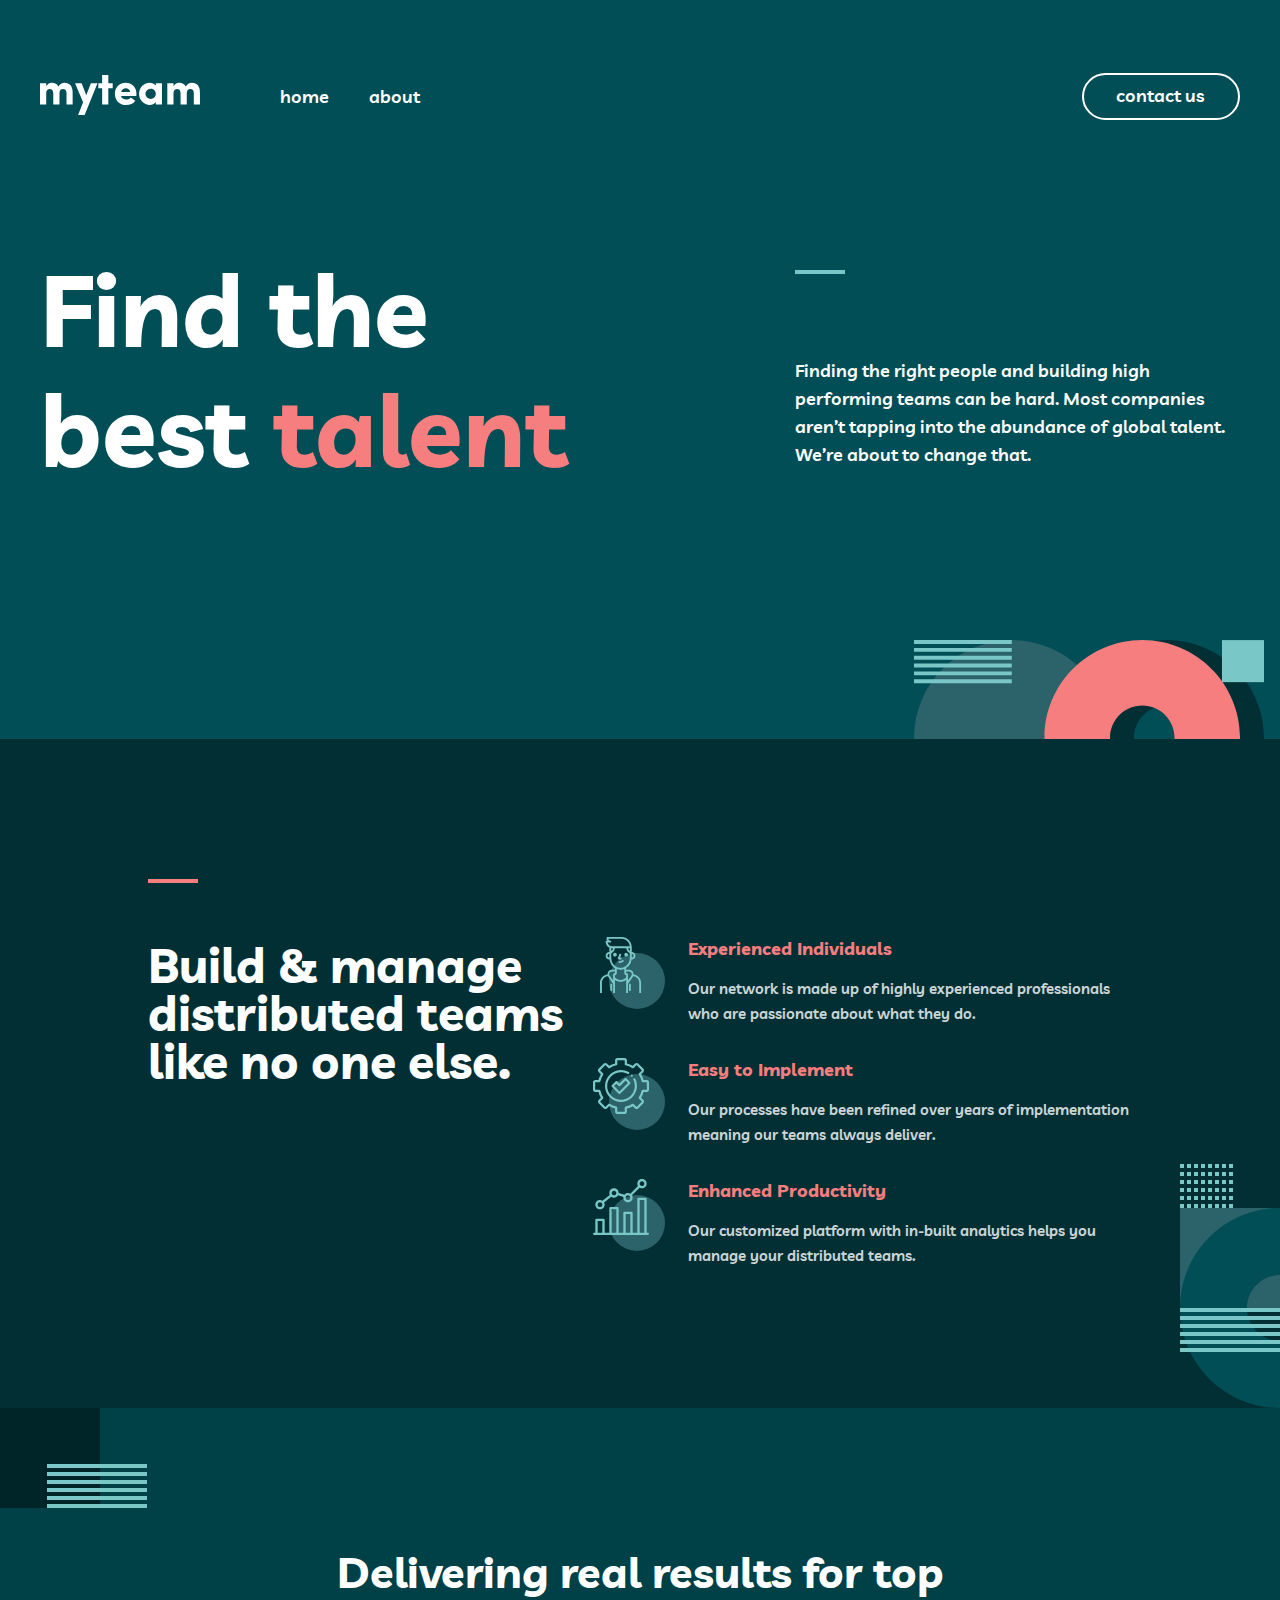
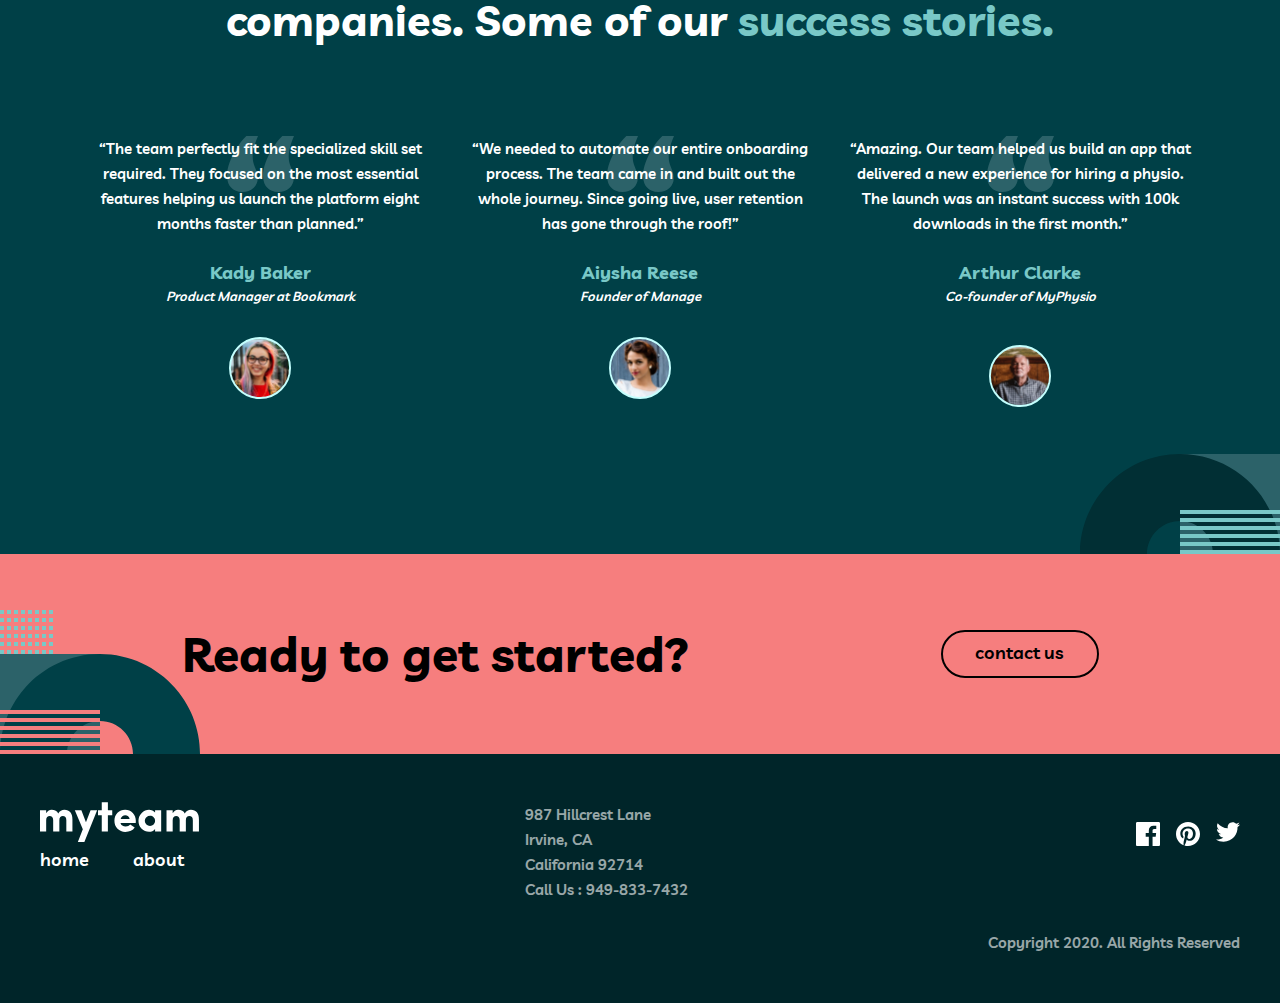
<file: index.html>
<!DOCTYPE html>
<html lang="en">
<head>
    <meta charset="UTF-8">
    <meta name="viewport" content="width=device-width, initial-scale=1.0">
    <link rel="stylesheet" href="./css/style.css">
    <title>Document</title>
</head>
<body>
    <header class="site-header">
        <div class="container header">
            <div class="header-logo-wrapper">
                <a class="site-header-img" href="#">
                    <img  class="header-img" src="./images/myteam.svg"   alt="logo" width="160" height="40">
                </a>
               <ul class="site-header-list">
                <li> <a class="site-header-list-item" href="#">home</a></li>
                <li> <a class="site-header-list-item" href="#">about</a></li>
               </ul>
            </div>
           <a class="site-header-contact" href="./contact.html">contact us</a>
           <button  class="header-btn"> <img  src="./images/btn.svg" alt="logo" width="20" height="17"></button>
        </div>
    </header>
     <main>
        <section class="section">
            <div class="container hero-section">
                <div class="hero-section-title">
                    <h2>Find the best <span class="tailend">talent</span></h2>
                </div>
                <div class="hero-title-pr">    
                    <span class="hero-line"></span><p>Finding the right people and building high performing teams can be hard. Most companies aren’t tapping into the abundance of global talent. We’re about to change that.</p>
                </div>
            </div>
        </section>
         <section class="hero-build">
            <div class="hero-section-build">
                <div class="container build">
                    <div>
                        <span class="hero-line-span"></span>
                        <h2 class="build-title">Build & manage distributed teams like no one else.</h2>
                    </div>
                        <ul class="hero-section-images">
                            <li class="hero-section-list">
                                <img src="./images/people.svg" alt="logo" width="72" height="72">
                                <div>
                                    <h3>Experienced Individuals</h3>
                                    <p>Our network is made up of highly experienced professionals who are passionate about what they do.</p>
                                </div>
                            </li>
                            <li class="hero-section-list">
                                <img src="./images/nastroyki.svg" alt="logo" width="72" height="72">
                                <div>
                                    <h3>Easy to Implement</h3>
                                    <p> Our processes have been refined over years of implementation meaning our teams always deliver.</p>
                                </div>
                            </li>
                            <li class="hero-section-list">
                                <img src="./images/Group 13.svg" alt="logo" width="72" height="72">
                                <div>
                                    <h3>Enhanced Productivity</h3>
                                    <p>Our customized platform with in-built analytics helps you manage your distributed teams.</p>
                                </div>
                            </li>
                        </ul>
                </div>
                </div>
        </section>
         <section> 
            <div class="hero-section-second">
                <div class="container">
                    <div class="div-h2">
                        <h2 class="hero-section-second-h2">Delivering real results for top companies. Some of our <span class="succes">success stories.</span></h2>
                    </div>
                    <div class="hero-section-t">
                        <div class="hero-section-second-image">
                            <div class="hero-section-second-title">
                                <p class="p">
                                    “The team perfectly fit the specialized skill set required. They focused on the most essential features helping us launch the platform eight months faster than planned.”
                                </p>
                                <h3>Kady Baker</h3>
                                <p  class="hero-section-second-title-p">Product Manager at Bookmark</p>
                                <img src="./images/Oval@2x.svg" alt="logo" width="62" height="62">
                            </div>
                            <div class="hero-section-second-title">
                                <p class="p">“We needed to automate our entire onboarding process. The team came in and built out the whole journey. Since going live, user retention has gone through the roof!”</p>
                                <h3>Aiysha Reese</h3>
                                <p  class="hero-section-second-title-p">Founder of Manage</p>
                                <img src="./images/Oval Copy 5.svg" alt="logo" width="62" height="62">
                            </div>
                            <div class="hero-section-second-title  hero-section-second-title-amazing">
                                <p class="p">“Amazing. Our team helped us build an app that delivered a new experience for hiring a physio. The launch was an instant success with 100k downloads in the first month.”</p>
                                <h3>Arthur Clarke</h3>
                                <p  class="hero-section-second-title-p">Co-founder of MyPhysio</p>
                                <img src="./images/Oval Copy 6.svg" alt="logo" width="62" height="62">
                            </div>
                        </div>
                    </div>
                </div>
                    </div>
        </section> 
        <section>
            <div class="hero-third-section">
                <div class="container">
                    <div class="hero-third-container">
                        <h2>Ready to get started?</h2>
                        <a href="./contact.html">contact us</a>
                    </div>
                </div>
            </div>
        </section>  
    </main>
    <footer>
        <div class="hero-footer">
            <div class="container footer-displey">
                <div class="hero-footer-container">
                    <div class="footer-myteam-and-home">
                       <img  class="footer-img-1" src="./images/myteam.svg" alt="logo" width="159" height="40">
                       <div class="footer-a">
                           <a class="footer-item" href="#">home</a> 
                           <a class="footer-item"  href="#">about</a>
                       </div>
                    </div>   
                    <div class="footer-title-1">
                        <p>987  Hillcrest Lane </p> 
                        <p>Irvine, CA</p> 
                        <p>California 92714</p> 
                        <p> Call Us : 949-833-7432</p> 
                    </div>
                    <div class="footer-img-2"> 
                        <a href="#">
                            <svg width="24" height="24" viewBox="0 0 24 24" fill="none" xmlns="http://www.w3.org/2000/svg">
                                <path d="M22.675 0H1.325C0.593 0 0 0.593 0 1.325V22.676C0 23.407 0.593 24 1.325 24H12.82V14.706H9.692V11.084H12.82V8.413C12.82 5.313 14.713 3.625 17.479 3.625C18.804 3.625 19.942 3.724 20.274 3.768V7.008L18.356 7.009C16.852 7.009 16.561 7.724 16.561 8.772V11.085H20.148L19.681 14.707H16.561V24H22.677C23.407 24 24 23.407 24 22.675V1.325C24 0.593 23.407 0 22.675 0Z" fill="Currentcolor"/>
                                </svg>                                    
                        </a>
                        <a href="#">
                            <svg width="24" height="24" viewBox="0 0 24 24" fill="none" xmlns="http://www.w3.org/2000/svg">
                                <path id="Path" d="M12 0C5.373 0 0 5.372 0 12C0 17.084 3.163 21.426 7.627 23.174C7.522 22.225 7.427 20.769 7.669 19.733C7.887 18.796 9.076 13.768 9.076 13.768C9.076 13.768 8.717 13.049 8.717 11.986C8.717 10.318 9.684 9.072 10.888 9.072C11.911 9.072 12.406 9.841 12.406 10.762C12.406 11.791 11.751 13.33 11.412 14.757C11.129 15.951 12.011 16.926 13.189 16.926C15.322 16.926 16.961 14.677 16.961 11.431C16.961 8.558 14.897 6.549 11.949 6.549C8.535 6.549 6.531 9.11 6.531 11.756C6.531 12.787 6.928 13.894 7.424 14.494C7.522 14.613 7.536 14.718 7.507 14.839L7.174 16.199C7.121 16.419 7 16.466 6.772 16.36C5.273 15.662 4.336 13.471 4.336 11.711C4.336 7.926 7.086 4.449 12.265 4.449C16.428 4.449 19.663 7.416 19.663 11.38C19.663 15.516 17.056 18.844 13.436 18.844C12.22 18.844 11.077 18.213 10.686 17.466L9.938 20.319C9.667 21.362 8.936 22.669 8.446 23.465C9.57 23.812 10.763 24 12 24C18.627 24 24 18.627 24 12C24 5.372 18.627 0 12 0Z" fill="Currentcolor"/>
                                </svg>                                    
                        </a>
                        <a href="#">
                            <svg width="24" height="20" viewBox="0 0 24 20" fill="none" xmlns="http://www.w3.org/2000/svg">
                                <path id="Path" d="M24 2.55699C23.117 2.94899 22.168 3.21299 21.172 3.33199C22.189 2.72299 22.97 1.75799 23.337 0.607986C22.386 1.17199 21.332 1.58199 20.21 1.80299C19.313 0.845986 18.032 0.247986 16.616 0.247986C13.437 0.247986 11.101 3.21399 11.819 6.29299C7.728 6.08799 4.1 4.12799 1.671 1.14899C0.381 3.36199 1.002 6.25699 3.194 7.72299C2.388 7.69699 1.628 7.47599 0.965 7.10699C0.911 9.38799 2.546 11.522 4.914 11.997C4.221 12.185 3.462 12.229 2.69 12.081C3.316 14.037 5.134 15.46 7.29 15.5C5.22 17.123 2.612 17.848 0 17.54C2.179 18.937 4.768 19.752 7.548 19.752C16.69 19.752 21.855 12.031 21.543 5.10599C22.505 4.41099 23.34 3.54399 24 2.55699Z" fill="Currentcolor"/>
                                </svg>                                    
                        </a>
                    </div>  
                    <p class="footer-title-p-1">Copyright 2020. All Rights Reserved</p>
                        <!-- <p class="footer-title-p-2">Copyright 2020. All Rights Reserved</p> -->
                    <!-- </div> -->
                </div>
                <div class="footer-title">
                    <p>987  Hillcrest Lane </p> 
                    <p>Irvine, CA</p> 
                    <p>California 92714</p> 
                    <p> Call Us : 949-833-7432</p> 
                    <p class="footer-title-p">Copyright 2020. All Rights Reserved</p>
                </div>
                    <div class="img-text">
                        <div class="footer-img">
                            <a href="#">
                                <svg width="24" height="24" viewBox="0 0 24 24" fill="none" xmlns="http://www.w3.org/2000/svg">
                                    <path d="M22.675 0H1.325C0.593 0 0 0.593 0 1.325V22.676C0 23.407 0.593 24 1.325 24H12.82V14.706H9.692V11.084H12.82V8.413C12.82 5.313 14.713 3.625 17.479 3.625C18.804 3.625 19.942 3.724 20.274 3.768V7.008L18.356 7.009C16.852 7.009 16.561 7.724 16.561 8.772V11.085H20.148L19.681 14.707H16.561V24H22.677C23.407 24 24 23.407 24 22.675V1.325C24 0.593 23.407 0 22.675 0Z" fill="Currentcolor"/>
                                    </svg>                                    
                            </a>
                            <a href="#">
                                <svg width="24" height="24" viewBox="0 0 24 24" fill="none" xmlns="http://www.w3.org/2000/svg">
                                    <path id="Path" d="M12 0C5.373 0 0 5.372 0 12C0 17.084 3.163 21.426 7.627 23.174C7.522 22.225 7.427 20.769 7.669 19.733C7.887 18.796 9.076 13.768 9.076 13.768C9.076 13.768 8.717 13.049 8.717 11.986C8.717 10.318 9.684 9.072 10.888 9.072C11.911 9.072 12.406 9.841 12.406 10.762C12.406 11.791 11.751 13.33 11.412 14.757C11.129 15.951 12.011 16.926 13.189 16.926C15.322 16.926 16.961 14.677 16.961 11.431C16.961 8.558 14.897 6.549 11.949 6.549C8.535 6.549 6.531 9.11 6.531 11.756C6.531 12.787 6.928 13.894 7.424 14.494C7.522 14.613 7.536 14.718 7.507 14.839L7.174 16.199C7.121 16.419 7 16.466 6.772 16.36C5.273 15.662 4.336 13.471 4.336 11.711C4.336 7.926 7.086 4.449 12.265 4.449C16.428 4.449 19.663 7.416 19.663 11.38C19.663 15.516 17.056 18.844 13.436 18.844C12.22 18.844 11.077 18.213 10.686 17.466L9.938 20.319C9.667 21.362 8.936 22.669 8.446 23.465C9.57 23.812 10.763 24 12 24C18.627 24 24 18.627 24 12C24 5.372 18.627 0 12 0Z" fill="Currentcolor"/>
                                    </svg>                                    
                            </a>
                            <a href="#">
                                <svg width="24" height="20" viewBox="0 0 24 20" fill="none" xmlns="http://www.w3.org/2000/svg">
                                    <path id="Path" d="M24 2.55699C23.117 2.94899 22.168 3.21299 21.172 3.33199C22.189 2.72299 22.97 1.75799 23.337 0.607986C22.386 1.17199 21.332 1.58199 20.21 1.80299C19.313 0.845986 18.032 0.247986 16.616 0.247986C13.437 0.247986 11.101 3.21399 11.819 6.29299C7.728 6.08799 4.1 4.12799 1.671 1.14899C0.381 3.36199 1.002 6.25699 3.194 7.72299C2.388 7.69699 1.628 7.47599 0.965 7.10699C0.911 9.38799 2.546 11.522 4.914 11.997C4.221 12.185 3.462 12.229 2.69 12.081C3.316 14.037 5.134 15.46 7.29 15.5C5.22 17.123 2.612 17.848 0 17.54C2.179 18.937 4.768 19.752 7.548 19.752C16.69 19.752 21.855 12.031 21.543 5.10599C22.505 4.41099 23.34 3.54399 24 2.55699Z" fill="Currentcolor"/>
                                    </svg>                                    
                            </a>
                        </div>
                        <p class="footer-text">Copyright 2020. All Rights Reserved</p>
                    </div>
                </div>
            </div>
        </div>
    </footer>      
</body>
</html>
</file>
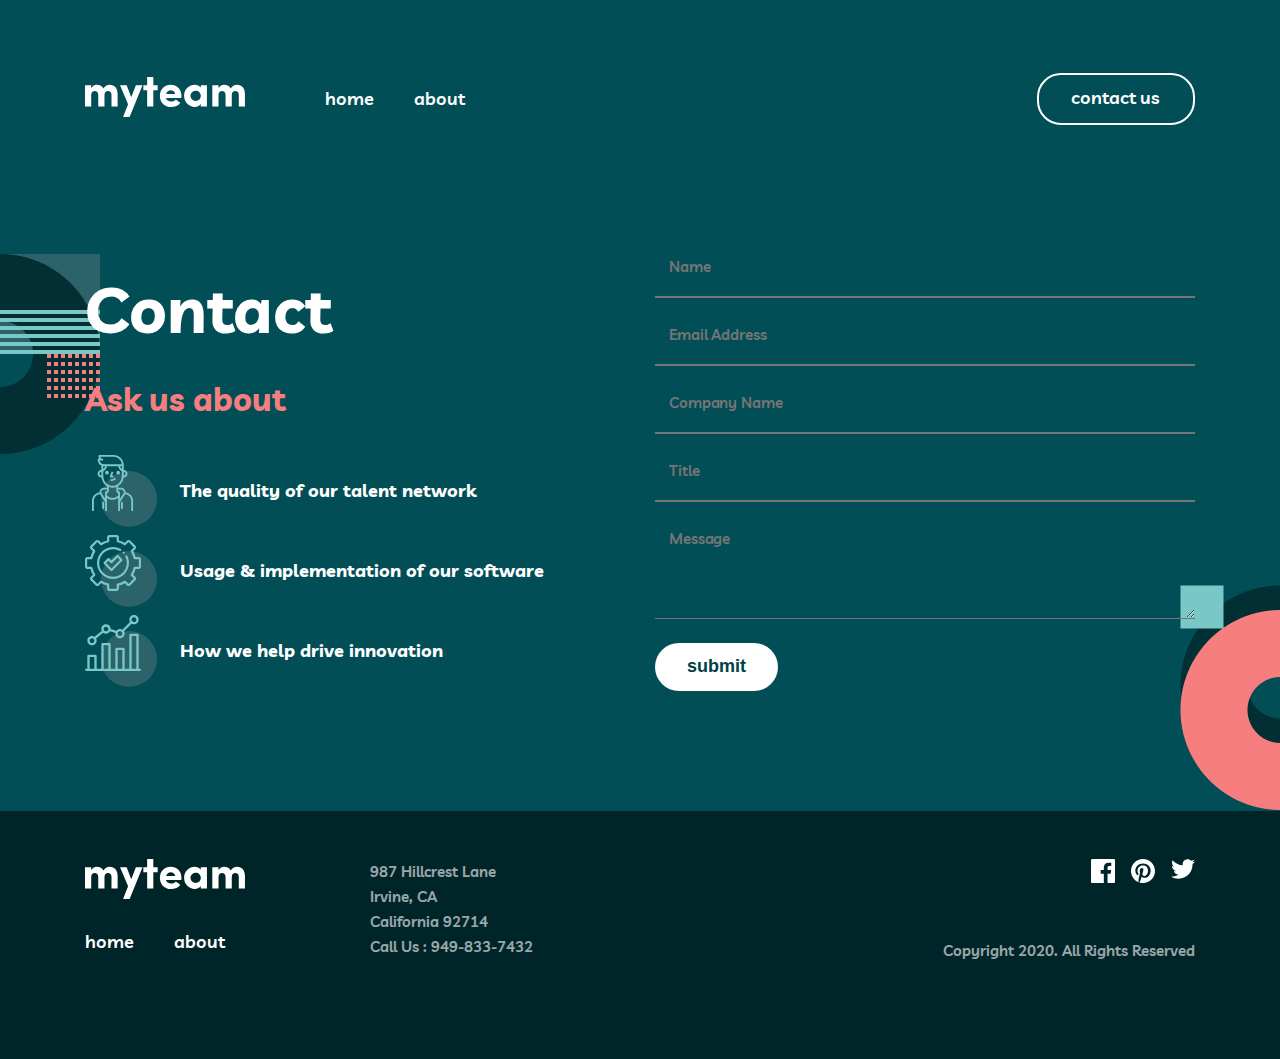
<file: contact.html>
<!DOCTYPE html>
<html lang="en">
<head>
    <meta charset="UTF-8">
    <meta name="viewport" content="width=device-width, initial-scale=1.0">
    <title>Contact</title>
    <link rel="stylesheet" href="./css/contact.css">
    
</head>
<body>
    <!-- Header part -->
    <header class="site-header">
        <div class="container header">
            <div class="header-logo-wrapper">
                <a class="header- logo-link" href="/">
                    <img class="header-logo-img" src="./images/myteam.svg" alt="Site logo" width="160" height="40">
                </a>
                <ul class="header-list">
                    <li class="header-item">
                        <a class="header-link" href="#">home</a>
                    </li>
                    <li class="header-item">
                        <a class="header-link" href="#">about</a>
                    </li>
                </ul>
            </div>
            <a class="header-contact-link" href="#"> contact us</a>
        </div>
    </header>
        <!-- Main Part -->
         <main class=" site-main">
            <section class="contact-hero-section">
                <div class="container contact-hero">
                    <div class="contact-hero-content-wrapper">
                        <h2>Contact</h2>
                        <p>Ask us about</p>
                        <ul class="contact-list">
                            <li class="content-item">
                                <img src="./images/people.svg" alt="img" width="72" height="72">
                                <p>The quality of our talent network</p>
                            </li>
                            <li class="content-item">
                                <img src="./images/nastroyki.svg" alt="img" width="72" height="72">
                                <p>Usage & implementation of our software</p>
                            </li>
                            <li class="content-item">
                                <img src="./images/Group 13.svg" alt="img" width="72" height="72">
                                <p>How we help drive innovation</p>
                            </li>
                        </ul>
                    </div>
                    <form class="contact-form" action="https://echo.htmlacademy.ru" method="post" autocomplete="off">
                        <input class="contact-input" required name="name" type="text" placeholder="Name" aria-label="Enter your name">
                      <input class="contact-input" required name="email" type="email" placeholder="Email Address" aria-label="Email Address">
                      <input class="contact-input" required name="company_name" type="text" placeholder="Company Name" aria-label="Enter your company name">
                      <input class="contact-input" required name="title" type="text" placeholder="Title" aria-label="Enter your title">
                      <textarea class="contact-input" rows="3" class="contant-input" placeholder="Message" name="message" required></textarea>
                     <button type="submit" class="form-btn">submit</button>
                    </form>
                </div>
            </section>
        </main>
         
<!-- Footer Part -->
<footer class="site-footer">
<div class="container footer">
<div class="footer-left-wrapper">
    <div class="footer-logo-wrapper">
        <div class="footer-item">
            <ul class="footer-nav-list">
                <li class="footer-logo-a">
                        <a href="#">
                            <img src="./images/myteam.svg" alt="Site Logo" width="160" height="40">
                        </a>
                </li>
                <li class="footer-nav-item">
                    <div class="footer-list-item">
                        <a href="#"> home </a>
                        <a href="#"> about </a>
                    </div>
            </ul>
            <div class="footer-location-wrapper">
                <p>987  Hillcrest Lane</p>  
                <p>Irvine, CA </p>

                <p>California 92714</p>  
                <p>Call Us : 949-833-7432</p>  
            </div>   
        </div>
        <div class="footer-links-wrapper">
            <div class="footer-links-wrapper-div">
                <a href="#">
                    <svg width="24" height="24" viewBox="0 0 24 24" fill="none" xmlns="http://www.w3.org/2000/svg">

                        <path d="M22.675 0H1.325C0.593 0 0 0.593 0 1.325V22.676C0 23.407 0.593 24 1.325 24H12.82V14.706H9.692V11.084H12.82V8.413C12.82 5.313 14.713 3.625 17.479 3.625C18.804 3.625 19.942 3.724 20.274 3.768V7.008L18.356 7.009C16.852 7.009 16.561 7.724 16.561 8.772V11.085H20.148L19.681 14.707H16.561V24H22.677C23.407 24 24 23.407 24 22.675V1.325C24 0.593 23.407 0 22.675 0Z" fill="currentColor"/>
                        </svg>
                    </a>
                    <a href="#">
                       <svg width="24" height="24" viewBox="0 0 24 24" fill="none" xmlns="http://www.w3.org/2000/svg">
                           <path id="Path" d="M12 0C5.373 0 0 5.372 0 12C0 17.084 3.163 21.426 7.627 23.174C7.522 22.225 7.427 20.769 7.669 19.733C7.887 18.796 9.076 13.768 9.076 13.768C9.076 13.768 8.717 13.049 8.717 11.986C8.717 10.318 9.684 9.072 10.888 9.072C11.911 9.072 12.406 9.841 12.406 10.762C12.406 11.791 11.751 13.33 11.412 14.757C11.129 15.951 12.011 16.926 13.189 16.926C15.322 16.926 16.961 14.677 16.961 11.431C16.961 8.558 14.897 6.549 11.949 6.549C8.535 6.549 6.531 9.11 6.531 11.756C6.531 12.787 6.928 13.894 7.424 14.494C7.522 14.613 7.536 14.718 7.507 14.839L7.174 16.199C7.121 16.419 7 16.466 6.772 16.36C5.273 15.662 4.336 13.471 4.336 11.711C4.336 7.926 7.086 4.449 12.265 4.449C16.428 4.449 19.663 7.416 19.663 11.38C19.663 15.516 17.056 18.844 13.436 18.844C12.22 18.844 11.077 18.213 10.686 17.466L9.938 20.319C9.667 21.362 8.936 22.669 8.446 23.465C9.57 23.812 10.763 24 12 24C18.627 24 24 18.627 24 12C24 5.372 18.627 0 12 0Z" fill="currentColor"/>
                           </svg>
                           </a>
                           <a href="#">
                               <svg width="24" height="20" viewBox="0 0 24 20" fill="none" xmlns="http://www.w3.org/2000/svg">
                                   <path id="Path" d="M24 2.55699C23.117 2.94899 22.168 3.21299 21.172 3.33199C22.189 2.72299 22.97 1.75799 23.337 0.607986C22.386 1.17199 21.332 1.58199 20.21 1.80299C19.313 0.845986 18.032 0.247986 16.616 0.247986C13.437 0.247986 11.101 3.21399 11.819 6.29299C7.728 6.08799 4.1 4.12799 1.671 1.14899C0.381 3.36199 1.002 6.25699 3.194 7.72299C2.388 7.69699 1.628 7.47599 0.965 7.10699C0.911 9.38799 2.546 11.522 4.914 11.997C4.221 12.185 3.462 12.229 2.69 12.081C3.316 14.037 5.134 15.46 7.29 15.5C5.22 17.123 2.612 17.848 0 17.54C2.179 18.937 4.768 19.752 7.548 19.752C16.69 19.752 21.855 12.031 21.543 5.10599C22.505 4.41099 23.34 3.54399 24 2.55699Z" fill="currentColor"/>
                                   </svg>
                                </a>
            </div>
                        <p>Copyright 2020. All Rights Reserved </p>
       </div>
    </div>
</div>
</footer>
</body>
</html>
</file>
<file: css/style.css>
@font-face {
    font-family: 'Livvic';
    src: url('../fonts/Livvic-SemiBold.woff') format('woff2');
    font-weight: 600;
    font-style: normal;
    font-display: swap;
}
@font-face {
    font-family: 'Livvic';
    src: url('../fonts/Livvic-Bold.woff') format('woff2');
    font-weight: bold;
    font-style: normal;
    font-display: swap;
}
*{
    margin: 0;
    padding: 0;
    text-decoration: none;
    list-style: none;
}
body{
    font-family: "Livvic",sans-serif;
    background-color: #014E56;
}
.container{
    max-width: 1200px;
    margin: 0 auto;
    padding: 0 24px !important;
}
.site-header{
    padding: 73px 0 129px;
}
.header{
    display: flex;
    align-items: center;
    justify-content: space-between;
}
.header-logo-wrapper{
    display: flex;
    gap: 80px;
    justify-content: space-between;
    align-items:center;
}
.site-header-list {
    display: flex;
    gap: 40px;
    transition: all 0.4s;
}
.site-header-list a:hover{
     color:#F67E7E ;
}
.site-header-list-item{
    font-weight: 600;
    font-size: 18px;
    line-height: 28px;
    letter-spacing: 0px;
    color: white;
}
.header-btn{
    padding: 0;
    margin: 0;
}
.site-header-contact{
    font-weight: 600;
    font-size: 18px;
    letter-spacing: 0px;
    color: white;
    padding: 9px 33px 11px 32px;
    border-radius: 24px; 
    border: 2px solid white;
    transition: all 0.4s;
}
.site-header-contact:hover{
    background-color: #F67E7E;
    color: black;
    border: #004047;
}
.site-header-contact:active{
    background-color: white;
    color: black;
}
.header-btn{
    border: none;
    background-color: transparent;
    display: none;
}
/* header tablet start*/
@media (max-width:768px){
    .site-header{
        padding: 64px 0px 112px;
    }
    .header-img{
        width: 127px;
        height: 32px;
    }
    .header-logo-wrapper{
        gap: 40px;
    }
}
/* header tablet end  */
/* header mobile start  */
@media (max-width:583px){
    .site-header{
        padding: 48px 0 80px;
    }
    .site-headers{
        padding: 0;
        margin: 0;
    }
    .site-header-list,.site-header-contact{
        display: none;
    }
    .header-btn{
        display: block;
    }
   
}
 /* header mobile end  */
.hero-section{
    display: flex;
    justify-content: space-between;
    align-items: center;
     padding-bottom: 250px; 
     background-image: url(../images/Group\ 7.svg);
     background-repeat: no-repeat ;
     background-size: 350px 100px;
     background-position: right bottom;
     padding-bottom: 250px !important;
}
.section{
    background-image: url(../images/orqa-fon.svg);
    background-repeat: no-repeat ,no-repeat;
    background-size: 350px 200px;
    background-position: calc(50% - 750px)top
}
.hero-section-title{
    max-width:600px; 
}
.hero-section-title > h2{
    font-weight: 700;
    font-size: 100px;
    line-height: 120px;
    letter-spacing: 0px;
    color: white;
}
.tailend{
    color: #F67E7E;
}
.hero-line{
    max-width: 50px;
    height: 4px;
    background-color: #79C8C7;
    display: block;
    margin-bottom: 83px;
}
.hero-title-pr{
   max-width: 445px;
    font-weight: 600;
    font-size: 18px;
    line-height: 28px;
    letter-spacing: 0px;
    color: white;
    
}
.hero-section-build{
    background-color: #012F34;
    padding: 140px 0;
    display: flex;
    gap:125px;
}
.hero-line-span{
    width: 50px;
    height: 4px;
    background-color: #F67E7E;
    display: inline-block;
    margin-bottom: 54px;
}
@media (max-width:583px){
    .hero-section{
        display: flex;
       flex-direction: column;
        align-items: center;
    }
    .hero-section-title{
        text-align: center;
        font-weight: 700;
        font-size: 40px;
        line-height: 40px;
        letter-spacing: 0px;
        margin: 0 auto;  
        margin-bottom: 18px;
    }
    .hero-line{
        display: none;
    }
    .hero-title-pr{
        margin-bottom: 17px !important;
        font-weight: 600;
        font-size: 15px;
        line-height: 28px;
        letter-spacing: 0px;
        text-align: center; 
    }
    .hero-section{
        background-position:center bottom;
    }
}
/* hero-section table start  */
@media (max-width:768px) {
    .hero-section-title > h2{
        margin-bottom: 0px;
    }
    .hero-title-pr{
        margin-bottom: 0px;
    }
    .hero-section{
        flex-direction: column;
        text-align: center;
        background-position: center bottom;
    }
    .hero-line{
        display: none;
    }
    .hero-section-title > h2{
        font-size: 64px;
        line-height: 56px;
        letter-spacing: 0px;
    }
    .hero-title-pr{
        margin-top: 24px;
        font-size: 15px;
        line-height: 28px;
        letter-spacing: 0px;
        text-align: center;
    }
}
 /* hero-section table end  */

 /* hero-section mobile start  */
 @media (max-width:583px){ 
    .hero-section{
        display: flex;
       flex-direction: column;
        align-items: center;
    }
    .hero-section-title{
        text-align: center;
        font-weight: 700;
        font-size: 40px;
        line-height: 40px;
        letter-spacing: 0px;
        margin: 0 auto;  
        margin-bottom: 18px;
    }
    .hero-line{
        display: none;
    }
    .hero-title-pr{
        margin-bottom: 200px;
        font-weight: 600;
        font-size: 15px;
        line-height: 28px;
        letter-spacing: 0px;
        text-align: center; 
    }
    .hero-section{
        background-position:center bottom;
    }
} 
/* hero-section mobile end  */

.build{
    display: flex;
    align-items: start;
    justify-content: space-between;
}
.hero-section-build{
    background-color: #012F34;
    padding: 140px 0;
    display: flex;
    gap:125px;
    background-image: url(../images/8.svg);
    background-repeat: no-repeat;
    background-position: right bottom;
    background-size: 100px 244px;
}
.build-title{
    max-width: 445px;
    font-weight: 700;
    font-size: 48px;
    line-height: 48px;
    letter-spacing: 0px;
    color: white;
}
.hero-section-images{
    display: flex;
    flex-direction: column;
     margin-top: 58px; 
     gap: 32px;
}
.hero-section-images h3{
    font-weight: 700;
    font-size: 18px;
    letter-spacing: 0px;
    color: #F67E7E;
    margin-bottom: 16px;
}
.hero-section-images p{
    font-weight: 600;
    font-size: 15px;
    line-height: 25px;
    letter-spacing: 0px;
    color: white;  
    opacity: 80%; 
}
.hero-section-list{
     display: flex; 
     max-width: 540px; 
    align-items: start;
    gap: 23px;
}
.hero-section-t{
    display: flex;
}
/* build-section tablet start  */
@media(max-width:768px) {
    .hero-section-build{
        padding: 100px 0px 100px;
        background-position: right top;
    }
    .build{
        flex-direction: column;
    }
    .build-title{
        margin-top: 32px;
        margin-bottom: 64px;
        font-size: 32px;
        line-height: 32px;
        letter-spacing: 0px;
        
    }
}
 /* build-section tablet end  */

 /* build-section mobile start  */
 @media (max-width:583px) {
    .hero-section-build{
        padding: 64px 0px 64px;
    }
    .build{
        flex-direction: column;
    }
    .hero-line-span{
        margin: 0px;
    }
    .build-title{
        max-width: 75%;
        margin-top: 30px;
        margin-bottom: 64px;
        font-size: 32px;
        line-height: 32px;
        letter-spacing: 0px;  
    }
    .hero-section-list{
        flex-direction: column;
        align-items: center;
         max-width: 327px;
         text-align: center; 
       
    }
    .hero-section-list > img{
        margin: 0 auto;
    }
 }
 /* build-section mobile end  */

.hero-section-second{
    background-color: #004047;
    padding: 140px 0;
    text-align: center;
    background-image: url(../images/rasm4.svg),url(../images/orqa-rasm.svg);
    background-repeat: no-repeat,no-repeat;
    background-position: left top,right bottom;
}
.hero-section-second-image{
    display: flex;
    justify-content: center;
    gap: 30px;
    margin: 0 auto;
}
.hero-section-second h2{
    max-width: 830px;
    font-weight: 700;
    font-size: 43px;
    line-height: 48px;
    letter-spacing: 0px;
    color: white;
    margin: 0 auto;
}
.hero-section-second-title{
    max-width: 350px;
    font-weight: 600;
    font-size: 15px;
    line-height: 25px;
    letter-spacing: 0px;
    text-align: center;
    color: white;
    margin-top: 92px;
    
}
.hero-section-second-title h3{
     margin-top: 24px; 
    color: #79C8C7;
}
.hero-section-second-title-p{
    font-weight: 500;
    font-style: italic;
    font-size: 13px;
    line-height: 18px;
    letter-spacing: 0px;
    text-align: center;
    color: #FFFFFF;
    margin-top: 2px;
    margin-bottom: 32px;
}
.p{
    background-image: url(../images/qoshtirnoq.svg);
    background-repeat: no-repeat;
    background-position: center top;
    background-size: 67px 56px;
}
.succes{
    color:#79C8C7 ;
}
.hero-section-second-title-amazing{
    max-width: 350px;
}
.hero-section-second-title-amazing img{
    margin-top: 8px;
}
@media (max-width:768px) {
    .hero-section-second{
        padding: 100px 0px;
    }
    .div-h2{
        max-width: 573px;
        margin: 0 auto;
        margin-bottom: 48px;
    }
    .hero-section-second-h2{
        font-size: 32px;
        line-height: 32px;
        letter-spacing: 0px;
        max-width: 573px;
    }
    .hero-section-second-title{
        margin: 0px;
    }
    .hero-section-second-image{
        flex-direction: column;
        gap: 48px;
    }
    .hero-section-second-title{
        max-width:573px;
    }
    .hero-section-second-title-p{
        margin-bottom: 16px;
    }
    .hero-section-second-title h3{
        margin-top: 16px;
    }
}
@media (max-width:583px) {
    .hero-section-second{
        padding: 140px 0px 164px;
    }
    .div-h2{
        max-width: 327px;
        margin: 0 auto;
        margin-bottom: 48px;
    }
    .hero-section-second-h2{
        font-weight: 700;
        font-size: 32px;
        line-height: 32px;
        letter-spacing: 0px;
        text-align: center;
        max-width: 327px;
    }
    .hero-section-second-title{
        max-width:327px;
    }
} 
.hero-third-section{
    background-color:#F67E7E;
    background-image: url(../images/qizil-rasm.svg);
    background-repeat: no-repeat;
    background-position: left bottom;
}
.hero-third-container{
    max-width: 917px;
    display: flex;
    justify-content: space-between;
     padding: 76px 0; 
     margin: 0 auto;
}
.hero-third-container h2{
    font-weight: 700;
    font-size: 48px;
    line-height: 48px;
    letter-spacing: 0px;
}
.hero-third-container a{
    font-weight: 600;
    font-size: 18px;
    letter-spacing: 0px;
    color: black;
    padding: 9px 33px 11px 32px;
    border-radius: 24px; 
    border: 2px solid black;
    transition: all 0.4s;
}
.hero-third-container a:hover{
    background-color: white;
    color: black;
    border: white;
}
.hero-third-container a:active{
    border: 3px solid black;
}
 
/* hero-third-section table start  */
@media (max-width:768px){
    .hero-third-container{
        padding: 84px 0px;
        max-width: 573px;
        align-items: center;
    }
    .hero-third-container h2{
        font-weight: 700;
        font-size: 32px;
        line-height: 32px;
        letter-spacing: 0px; 
        margin-bottom: 8px;
    }
    .hero-third-container a{
        margin-bottom: 6px;
    }
}
 /* hero-third-section table end  */

  /* hero-third-section mobile start  */
  @media (max-width:583px){
    .hero-third-container{
        padding: 83px 0px;
        max-width: 327px;
        flex-direction: column;
        gap:24px;
        margin-right: auto;
    }
    .hero-third-container h2{
        text-align: center;
        font-weight: 700;
        font-size: 32px;
        line-height: 32px;
        letter-spacing: 0px; 
        margin-bottom: 8px;
    }
    .hero-third-container a{
        margin-bottom: 6px;
    }
}
   /* hero-third-section mobile end  */

 /* @media (max-width:768px){
    .hero-footer{
        max-width: 689px;
        padding: 56px 40px;
        position: relative;
    }
    .footer-img-1{
        max-width: 96px;
        max-height: 24px;
    }
    .footer-img{
        display: none;
    }
    .footer-myteam-and-home{
        display: flex;
        flex-direction: column;
    }
    .footer-a{
        margin-top: 53px;
        margin-bottom: 33px;
        display: flex;
        align-items: center;
        gap: 24px;
    }
    .footer-item{
        margin-right: 0px;
        font-weight: 600;
        font-size: 15px;
        line-height: 25px;
        letter-spacing: 0px;
    }
    .footer-img-2{
        display: flex;
        flex-direction: row;
        gap:16px;
    }
    .footer-img-2 a{
        color: white;
        transition: all 0.4s;
    }
    .footer-text{
        display: none;
    }
    .footer-title{
        max-width: 280px;
        position: absolute;
        right: 40px;
        top: 23px;
    }
    .footer-title-p{
        display: block;
        position: absolute;
        right: 40px;
        bottom: 56px;
        font-size: 15px;
        line-height: 25px;
        letter-spacing: 0px;
        margin-top: 30px;
        opacity: 60%;
    }
}
@media (max-width:583px){
    /* .hero-footer-container{
        display: flex;
    } */



 .hero-footer{
    background-color: #002529;
    padding: 48px 0px;
}
.footer-displey{
    display: flex;
    /* align-items: end; */
    justify-content: space-between;
}
.hero-footer-container{
    display: flex;
     color: white; 
}
.footer-item{
    color: white;
    margin-right: 40px;
    font-weight: 600;
    font-size: 18px;
    line-height: 28px;
    letter-spacing: 0px;
    transition: all 0.4s;
} 
.footer-item:hover{
    color: #F67E7E;
}
.footer-title{
    max-width: 445px;
    font-weight: 600;
    font-size: 15px;
    line-height: 25px;
    letter-spacing: 0px;
    opacity: 60%;
    color: white;
}
.footer-img{
    display: flex;
    flex-direction: row;
    justify-content: end;
    gap: 16px;
    margin-bottom: 80px;
    margin-top: 20px;
}
.footer-img a,.footer-img-2 a{
    color: white;
    transition: all 0.4s;
}
.footer-img a:hover ,.footer-img-2 a:hover{
    color: #F67E7E;
}
.footer-img-2{
    display: none;
}
.footer-title-p{
    display: none;
}
.footer-text{
    color: white;
    opacity: 60%;
    font-weight: 600;
    font-size: 15px;
    line-height: 25px;
    letter-spacing: 0px;
    text-align: right;
} 
.footer-title-1{
    display: none;
}
.footer-title-p-1{
    display: none;
}
.img-text{
    display: flex;
    flex-direction: column;
    justify-content: end;
}

@media(max-width:768px) {
    .footer-title-p-1{
        display: none;
    }
    .hero-footer{
        padding: 56px 40px;
    }
    .footer-displey{
       align-items: start;
    }
    .footer-img-1{
        max-width: 97px;
        height: 24px;
    }
    .footer-a{
        display: flex;
        gap: 24px;
        margin-top: 53px;
    }
    .footer-item{
        display: block;
        max-width: 11px;
    }
    .footer-item{
        font-weight: 600;
        font-size: 15px;
        line-height: 25px;
        letter-spacing: 0px; 
    }
    .footer-img-2{
        display: flex;
        flex-direction: row;
        gap: 16px;
    }
    .footer-img{
        display: none;
    }
    .hero-footer-container{
        display: flex;
        flex-direction: column;
        gap: 32px;
    }
    .footer-title{
        max-width: 280px;
        text-align: right;  
      
    }
    .footer-title-p{
        display: block;
    }
    .footer-text{
        display: none;
    }
    .footer-title-p{
        margin-top: 32px;
    }
}
@media (max-width:583px){
    .hero-footer-container{
        display: flex;
        margin:0 auto;
        justify-content: center;
    }
    .hero-footer{
        padding: 66px 24px;
    }
    .footer-displey{
       flex-direction: column;
       max-width: 327px;
      
     } 
    .footer-img-1{
        max-width: 97px;
        height: 24px;
    } 
   .footer-a{
        width: 107px;
        display: flex;
        margin: 0 auto;     
        margin-top: 24px;
    } 
    .footer-item{
        display: block;
        width: 6px;
        font-weight: 600;
        font-size: 15px;
        line-height: 25px;
        letter-spacing: 0px; 
    } 
     .footer-img-2{
        display: flex;
        flex-direction: row;
        justify-content: center;
        align-items: center;
    } 
    .footer-img{
        display: none;
    }
    .footer-myteam-and-home{
        display: flex;
        flex-direction: column;
        align-items: center;
    }
    .footer-title-1{
        display: block;
        max-width: 280px;
        text-align: center; 
        margin: 0 auto; 
        opacity: 60%;
    }
    .footer-title{
        display: none;
    }
    .footer-title-p{
        display: none;
    }
    .footer-title-p-1{
        display: block;
        margin-top: 0px;
        font-weight: 600;
        font-size: 15px;
        line-height: 25px;
        letter-spacing: 0px;
        text-align: center;
        opacity: 60%;
    }
    .footer-text{
        display: none;
    }
}
</file>
<file: css/contact.css>
@font-face {
    font-family: 'Livvic';
    src: url('../fonts/Livvic-SemiBold.woff') format('woff');
    font-weight: 600;
    font-style: normal;
    font-display: swap;
}

@font-face {
    font-family: 'Livvic';
    src: url('../fonts/Livvic-Bold.woff') format('woff');
    font-weight: bold;
    font-style: normal;
    font-display: swap;
}
    
    /* Global style */
    *{
        padding: 0;
        margin: 0;
        text-decoration: none;
        list-style: none;
    }
    body{
        font-family: "Livvic", sans-serif;
        background-color: #014E56;
    }
    .container{
        width: 1110px ;
        margin: 0 auto;
    }
    /* Header style */
    .hero-section{
        padding-bottom: 250px;
    }
    .site-header{
        padding: 73px 0 129px;
    }
    .header{
        display: flex;
        align-items: center;
        justify-content: space-between;
    }
    .header-logo-wrapper{
        display: flex;
        align-items: center;
        gap: 80px;
    }
    .header-list{
        list-style: none;
        margin: 0;
        padding: 0;
        display: flex;
        align-items: center;
        gap: 40px;
    }
    .header-link{
        text-decoration: none;
        font-weight: 600;
        font-size: 18px;
        line-height: 28px;
        letter-spacing: 0px;
         color: white;
         transition: all 0.4s;
    }
    .header-link:hover{
      color: #F67E7E;
    }
    .header-contact-link{
        padding: 9px 33px 11px 32px;
        text-decoration: none;
        color: white;
        font-weight: 600;
        font-size: 18px;
        line-height: 28px;
        letter-spacing: 0px;
        border: 2px solid #FFFFFF;
        border-radius: 24px;
        transition: all 0.4s;
    }
    .header-contact-link:hover{
        background-color: #F67E7E;
        border-color: #F67E7E;
        color: #002529;
      }
      .header-contact-link>a:active{
        background-color:white;
        border-color:white;
        color: #002529;
      }
    .hero{
     display: flex;
    align-items: start;
    justify-content: space-between;
    }
    .hero-title-wrapper{
        width: 526px;
    }
    .hero-title{
    font-family: "Livvic",sans-serif;
    font-weight: 700;
    font-size: 100px;
    line-height: 100px;
    letter-spacing: 0px;
    color: white;
    }
    .hero-title-color{
        color: #F67E7E;
    }
    .hero-text-wrapper{
        width: 445px;
    }
    .hero-line{
        width: 50px;
        height: 4px;
        margin-bottom: 79px;
        display:inline-block ;
        background-color: #79C8C7;
    }
    .hero-text{
        font-weight: 600;
        font-size: 18px;
        line-height: 28px;
        letter-spacing: 0px;
        color: white;
    }
    /* Build Section */
    .build-section{
        padding: 140px 0;
        background-color: #012F34;
    }
    .build{
        display: flex;
        align-items: start;
        justify-content: space-between;
    }
    .build-title-wrapper{
        width: 445px;
    }
    .build-line{
        width: 50px;
        height: 4px;
        background-color:#F67E7E ;
        display: inline-block;
        margin-bottom: 54px;
    }
    .build-title{
        font-family:"Livvic", sans-serif;
        font-weight: 700;
        font-size: 48px;
        line-height: 48px;
        letter-spacing: 0px;
        color: white;
    }
    .build-list{
        padding-bottom: 140px;
        display: flex;
        flex-direction: column;
        gap: 23px;
    }
    .build-item{
        display: flex;
        align-items: center;
        gap: 23px;
    }
    .build-item-content-wrapper{
        width: 445px;
    }
    .build-item-content-wrapper >h3{
        margin-bottom: 16px;
        font-weight: 700;
        font-size: 18px;
        line-height: 28px;
        letter-spacing: 0px;
        color: #F67E7E;
        
    }
    .build-item-content-wrapper > p{
        font-weight: 600;
        font-size: 15px;
        line-height: 25px;
        letter-spacing: 0px;
        color: white;
    }
    /* Success stories */


    .Succes-section{
        padding: 140px 0 ;
        background-color: #004047;
    }
    .succes-section{
    width: 1110px;
    margin: 0 auto;
    }
    
     .succes-list{
            padding-bottom: 140px;
            display: flex;
            gap: 23px;
    
         }
         .Succes-title-wrapper{
            width: 932px;
            margin: 0 auto;
            margin-bottom: 92px;
         }
         
    .succes-title{
        margin: 0 auto;
    font-weight: 700;
    font-size: 48px;
    line-height: 48px;
    letter-spacing: 0px;
    text-align: center;
    color: white;
    }
    .Succes-title-color{
    font-weight: 700;
    font-size: 48px;
    line-height: 48px;
    letter-spacing: 0px;
    text-align: center;
    color:#79C8C7 ;
    
    }
    
    .succes-item{
        width: 350px;
        top: 36px;
        display: flex;
        align-items: center;
        gap: 30px;
        text-align: center;
    }
    .Succes-item-img{
        width: 62;
        height: 62;
        top: 240px;
        left: 144px;
        border-width: 2px;
    }
    .Succes-item-content-wrapper{
        margin-bottom: 24px;
        width: 932px;
    }
    .Succes-item-content-wrapper-text{
        margin-bottom: 24px;
    font-weight: 600;
    font-size: 15px;
    line-height: 25px;
    letter-spacing: 0px;
    text-align: center;
    color: white;
    }
    .Succes-item-content-wrapper-name{
        font-weight: 700;
        font-size: 18px;
        line-height: 28px;
        letter-spacing: 0px;
        text-align: center;
        color: #79C8C7;
    }
    .Succes-item-content-wrapper-position{
        margin-bottom: 32px;
        font-weight: 500;
        font-style: italic;
        font-size: 13px;
        line-height: 18px;
        letter-spacing: 0px;
        text-align: center;
        color: white;
    }
    .site-main{
        background-image: url(../images/orqa\ r.png),url(../images/yarim\ oy.png);
        background-repeat: no-repeat,no-repeat;
        background-position: left top,right bottom;
    }
    /* Ready Style */
    .ready-section {
        padding: 76px 0;
        background-color:#F67E7E ;
    }
    .ready {
        display: flex;
        align-items: center;
        justify-content:space-between ;
    }
    .ready>h2{
        font-weight: 700;
        font-size: 48px;
        line-height: 48px;
        letter-spacing: 0px;
        color:#012F34 ;
    }
    .ready>a{
        font-weight: 600;
        font-size: 18px;
        line-height: 28px;
        letter-spacing: 0px;
          color: #012F34;
          padding: 9px 32px 11px 33px ;
          border: 2px solid #012F34;
          border-radius: 24px;
        transition: all 0.4s;}

.ready>a:hover{
        background-color: #F67E7E;
         border-color: #F67E7E;
        color: #002529;
    }
          .ready>a:active{
            background-color:white;
            border-color:white;
            color: #002529;
          }


          /* Footer Styles */
    
    .site-footer{
        padding: 48px 0 ;
        background-color: #002529;
    }
    
.footer-list-item{
     display: flex; 
     align-items: center;
     gap: 40px;
     font-weight: 600;
    font-size: 18px;
    line-height: 28px;
    letter-spacing: 0px;
     color: white;
    }


    .footer-logo-a{
        margin-bottom: 25px;
    }
        .footer-item{
             display: flex; 
             gap: 125px;
             font-weight: 600;}
        
            
    .footer-logo-wrapper{
         display: flex;  
        justify-content: space-between;
    }
    .footer-list-item>a{
    color: white;
    font-weight: 600;
    font-size: 18px;
    line-height: 28px;
    letter-spacing: 0px;
    transition: all 0.4s;
    }
    .footer-list-item>a:hover{
        color: #F67E7E;
    }
    .contact-hero{
        display: flex;
        align-items: center;
        justify-content: space-between;
    }
    .footer-location-wrapper{
    font-weight: 600;
    font-size: 15px;
    line-height: 25px;
    letter-spacing: 0px;
    color: white;
    opacity: 60%;
    }
    .footer-links-wrapper{
        display: flex;
        flex-direction: column;
        align-items: end;
        gap: 51px;
        margin-bottom: 48px;
    }    
    .footer-links-wrapper-div{
        display: flex;
        gap: 16px;
    }
    .footer-links-wrapper-div>a{
        color: white;
        transition: all 0.4s;
    }
    .footer-links-wrapper-div>a:hover{
        color: #F67E7E;
    }
    .footer-links-wrapper>p{
        font-weight: 600;
        font-size: 15px;
        line-height: 25px;
        letter-spacing: 0px;
        text-align: right;
        color: white;
        opacity: 60%;
    }
    /* Contact Styles */
    .contact-hero-section{
        padding-bottom: 120px;
    }
    .contact-hero-content-wrapper>h2{
        margin-bottom: 16px;
        font-weight: 700;
        font-size: 64px;
        line-height: 100px;
        letter-spacing: 0px;
        color: white;
    }
    .contact-hero-content-wrapper>p{
        color: #F67E7E;
        font-weight: 700;
        font-size: 32px;
        line-height: 48px;
        letter-spacing: 0px;
        margin-bottom: 32px;
    }
    .contact-list{
        display: flex;
        flex-direction: column;
        gap: 8px;
    }
    .content-item{
        display:flex;
        align-items: center;
        gap: 23px;
    }
    .content-item>p{
        font-weight: 700;
        font-size: 18px;
        line-height: 28px;
        letter-spacing: 0px;
        color: white;
    }
    .contact-form{
        width: 540px;
        display: flex;
        flex-direction: column;
        gap: 24px;
    }
    .contact-input{
        background-color: transparent;
        border-top: none;
        border-left: none;
        border-right: none;
        outline: none;
        padding-left: 14px;
        padding-bottom: 17px;
    
        font-family:"Livvic", sans-serif;
        font-weight: 600;
        font-size: 15px;
        line-height: 25px;
        letter-spacing: -0.12px;
        color: white;
    }
    .contact-input>::placeholder{
        font-family:"Livvic", sans-serif;
        font-weight: 600;
        font-size: 15px;
        line-height: 25px;
        letter-spacing: -0.12px;
        color: white;
        opacity: 60%;
    }
    .contact-input:focus{
        border-color: white;
    }
    .contact-input::placeholder{
    opacity: 100%;
    }
    .form-btn{
        width: 123px;
        padding: 9px 0 11px;
        font-weight: 600;
        font-size: 18px;
        line-height: 28px;
        letter-spacing: 0px;
        color: #004047;
        background-color: white;
        border-radius: 24px;
        border: none;
        cursor: pointer;
    }
</file>
